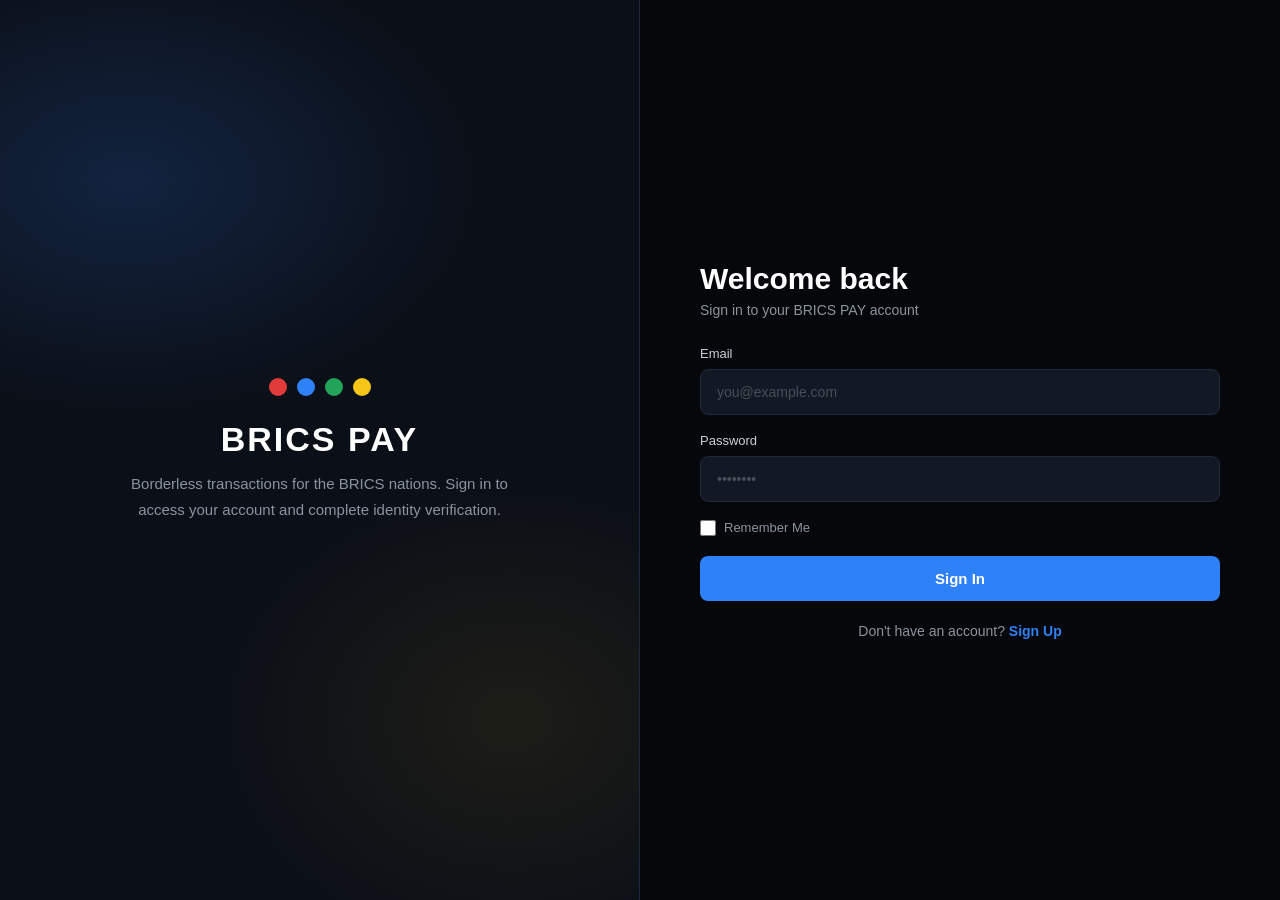
<file: internal/api/static/index.html>
<!DOCTYPE html>
<!--
  ============================================================
  خلاصه فارسی:
  این فایل صفحه ورود (لاگین) کاربران ثبت‌نام‌شده است.
  مسیر قرارگیری در مخزن: internal/api/static/index.html
  (فایل فعلی static/index.html را با این فایل جایگزین کنید.
   مسیرهای /login و /app/login در middleware به همین فایل نگاشت می‌شوند.)
  - ارسال فرم با fetch به POST /api/v1/auth/login
  - ذخیره token و user_id در localStorage
  - ریدایرکت به /settings/id_verification پس از موفقیت
  - لینک ثبت‌نام به /register و چک‌باکس Remember Me
  ============================================================
-->
<html lang="en" dir="ltr">
<head>
<meta charset="UTF-8">
<meta name="viewport" content="width=device-width, initial-scale=1.0">
<title>Sign In | BRICS PAY Borderless Transactions</title>
<style>
  :root {
    --bg-body: #05070a;
    --bg-panel: #0b0f17;
    --bg-input: #121824;
    --border-input: #1e293b;
    --border-focus: #388bfd;
    --text-main: #ffffff;
    --text-muted: #8b949e;
    --btn-blue: #2f81f7;
    --btn-blue-hover: #1f6feb;
    --error: #f85149;
    --success: #3fb950;
    --font-family: -apple-system, BlinkMacSystemFont, "Segoe UI", Roboto, Helvetica, Arial, sans-serif;
  }
  * { box-sizing: border-box; margin: 0; padding: 0; font-family: var(--font-family); }
  body {
    background-color: var(--bg-body);
    color: var(--text-main);
    min-height: 100vh;
  }
  .auth-container {
    display: flex;
    width: 100%;
    min-height: 100vh;
    background-color: var(--bg-body);
  }
  /* ستون برندینگ (سمت چپ در دسکتاپ) */
  .brand-side {
    flex: 1;
    display: flex;
    flex-direction: column;
    justify-content: center;
    align-items: center;
    padding: 40px;
    background:
      radial-gradient(600px 400px at 20% 20%, rgba(47,129,247,.18), transparent 60%),
      radial-gradient(500px 400px at 80% 80%, rgba(245,197,24,.08), transparent 60%),
      var(--bg-panel);
    border-right: 1px solid var(--border-input);
    text-align: center;
  }
  .brand-side h1 { font-size: 34px; font-weight: 800; letter-spacing: 2px; margin: 24px 0 12px; }
  .brand-side p { color: var(--text-muted); font-size: 15px; max-width: 420px; line-height: 1.7; }
  .logo-nodes { display: flex; gap: 10px; }
  .logo-nodes span { width: 18px; height: 18px; border-radius: 50%; display: inline-block; }
  .node-red { background: #e23b3b; }
  .node-blue { background: #2f81f7; }
  .node-green { background: #21a35a; }
  .node-gold { background: #f5c518; }
  /* ستون فرم */
  .form-side {
    flex: 1;
    padding: 40px 60px;
    display: flex;
    flex-direction: column;
    justify-content: center;
    max-width: 640px;
    margin: 0 auto;
    width: 100%;
  }
  .auth-title { font-size: 30px; font-weight: 700; margin-bottom: 6px; }
  .auth-subtitle { color: var(--text-muted); font-size: 14px; margin-bottom: 28px; }
  .form-group { margin-bottom: 18px; }
  .form-group label {
    display: block; font-size: 13px; font-weight: 500; color: #c9d1d9; margin-bottom: 8px;
  }
  .form-control {
    width: 100%;
    background-color: var(--bg-input);
    border: 1px solid var(--border-input);
    border-radius: 8px;
    padding: 14px 16px;
    font-size: 14px;
    color: #ffffff;
    outline: none;
    transition: border-color .2s, box-shadow .2s;
  }
  .form-control:focus { border-color: var(--border-focus); box-shadow: 0 0 0 3px rgba(56,139,253,.15); }
  .form-control::placeholder { color: #484f58; }
  .form-options {
    display: flex; align-items: center; justify-content: space-between;
    font-size: 13px; color: var(--text-muted); margin-bottom: 20px;
  }
  .remember { display: flex; align-items: center; gap: 8px; cursor: pointer; user-select: none; }
  .remember input[type="checkbox"] {
    width: 16px; height: 16px; accent-color: var(--btn-blue); cursor: pointer;
  }
  .btn-primary {
    width: 100%;
    background-color: var(--btn-blue);
    color: #ffffff;
    border: none;
    border-radius: 8px;
    padding: 14px;
    font-size: 15px;
    font-weight: 600;
    cursor: pointer;
    transition: background-color .2s, opacity .2s;
  }
  .btn-primary:hover { background-color: var(--btn-blue-hover); }
  .btn-primary:disabled { opacity: .6; cursor: not-allowed; }
  .signup-link { text-align: center; margin-top: 22px; font-size: 14px; color: var(--text-muted); }
  .signup-link a { color: var(--btn-blue); text-decoration: none; font-weight: 600; }
  .signup-link a:hover { text-decoration: underline; }
  /* توست وضعیت */
  #toast {
    position: fixed;
    top: 24px;
    left: 50%;
    transform: translateX(-50%);
    padding: 12px 22px;
    border-radius: 8px;
    font-size: 14px;
    font-weight: 500;
    display: none;
    z-index: 999;
    box-shadow: 0 8px 24px rgba(0,0,0,.45);
  }
  #toast.error { background: #2d1214; color: var(--error); border: 1px solid var(--error); }
  #toast.success { background: #0f2417; color: var(--success); border: 1px solid var(--success); }
  #toast.info { background: #0d1a2d; color: var(--btn-blue); border: 1px solid var(--btn-blue); }
  @media (max-width: 860px) {
    .brand-side { display: none; }
    .form-side { padding: 40px 24px; max-width: 100%; }
  }
</style>
</head>
<body>
<div id="toast"></div>

<div class="auth-container">
  <aside class="brand-side">
    <div class="logo-nodes">
      <span class="node-red"></span><span class="node-blue"></span>
      <span class="node-green"></span><span class="node-gold"></span>
    </div>
    <h1>BRICS PAY</h1>
    <p>Borderless transactions for the BRICS nations. Sign in to access your account and complete identity verification.</p>
  </aside>

  <main class="form-side">
    <h2 class="auth-title">Welcome back</h2>
    <p class="auth-subtitle">Sign in to your BRICS PAY account</p>

    <form id="loginForm" novalidate>
      <div class="form-group">
        <label for="email">Email</label>
        <input class="form-control" type="email" id="email" name="email"
               placeholder="you@example.com" autocomplete="email" required>
      </div>

      <div class="form-group">
        <label for="password">Password</label>
        <input class="form-control" type="password" id="password" name="password"
               placeholder="••••••••" autocomplete="current-password" required>
      </div>

      <div class="form-options">
        <label class="remember">
          <input type="checkbox" id="rememberMe" name="remember_me">
          <span>Remember Me</span>
        </label>
      </div>

      <button type="submit" class="btn-primary" id="loginBtn">Sign In</button>
    </form>

    <p class="signup-link">
      Don't have an account? <a href="/register">Sign Up</a>
    </p>
  </main>
</div>

<script>
(function () {
  "use strict";

  var form = document.getElementById("loginForm");
  var btn = document.getElementById("loginBtn");
  var toast = document.getElementById("toast");
  var remember = document.getElementById("rememberMe");
  var emailInput = document.getElementById("email");
  var passwordInput = document.getElementById("password");

  function showToast(message, type) {
    toast.textContent = message;
    toast.className = type || "info";
    toast.style.display = "block";
    clearTimeout(showToast._t);
    showToast._t = setTimeout(function () { toast.style.display = "none"; }, 4000);
  }

  // بازیابی ایمیل ذخیره‌شده (Remember Me)
  try {
    var savedEmail = localStorage.getItem("bricspay_remembered_email");
    if (savedEmail) {
      emailInput.value = savedEmail;
      remember.checked = true;
    }
  } catch (e) { /* localStorage unavailable */ }

  form.addEventListener("submit", function (e) {
    e.preventDefault(); // جلوگیری از رفرش صفحه

    var email = (emailInput.value || "").trim().toLowerCase();
    var password = passwordInput.value || "";

    if (!email || email.indexOf("@") === -1) {
      showToast("Please enter a valid email address.", "error");
      return;
    }
    if (!password) {
      showToast("Please enter your password.", "error");
      return;
    }

    btn.disabled = true;
    btn.textContent = "Signing in...";
    showToast("Signing in...", "info");

    fetch("/api/v1/auth/login", {
      method: "POST",
      headers: { "Content-Type": "application/json" },
      credentials: "same-origin",
      body: JSON.stringify({ email: email, password: password })
    })
      .then(function (res) {
        return res.json().then(function (data) {
          return { ok: res.ok, status: res.status, data: data };
        });
      })
      .then(function (result) {
        if (result.ok && result.status === 200 && result.data && result.data.token) {
          // ذخیره توکن و شناسه کاربر
          try {
            localStorage.setItem("bricspay_token", result.data.token);
            if (result.data.user_id) {
              localStorage.setItem("bricspay_user_id", result.data.user_id);
            }
            if (remember.checked) {
              localStorage.setItem("bricspay_remembered_email", email);
            } else {
              localStorage.removeItem("bricspay_remembered_email");
            }
          } catch (err) { /* ignore storage errors */ }

          showToast(result.data.message || "Login successful", "success");
          setTimeout(function () {
            window.location.href = "/settings/id_verification";
          }, 800);
        } else if (result.status === 401) {
          showToast("Invalid email or password.", "error");
          btn.disabled = false;
          btn.textContent = "Sign In";
        } else {
          showToast((result.data && result.data.message) ||
            (result.data && result.data.error) || "Login failed.", "error");
          btn.disabled = false;
          btn.textContent = "Sign In";
        }
      })
      .catch(function () {
        showToast("Network error. Please try again.", "error");
        btn.disabled = false;
        btn.textContent = "Sign In";
      });
  });
})();
</script>
</body>
</html>
</file>
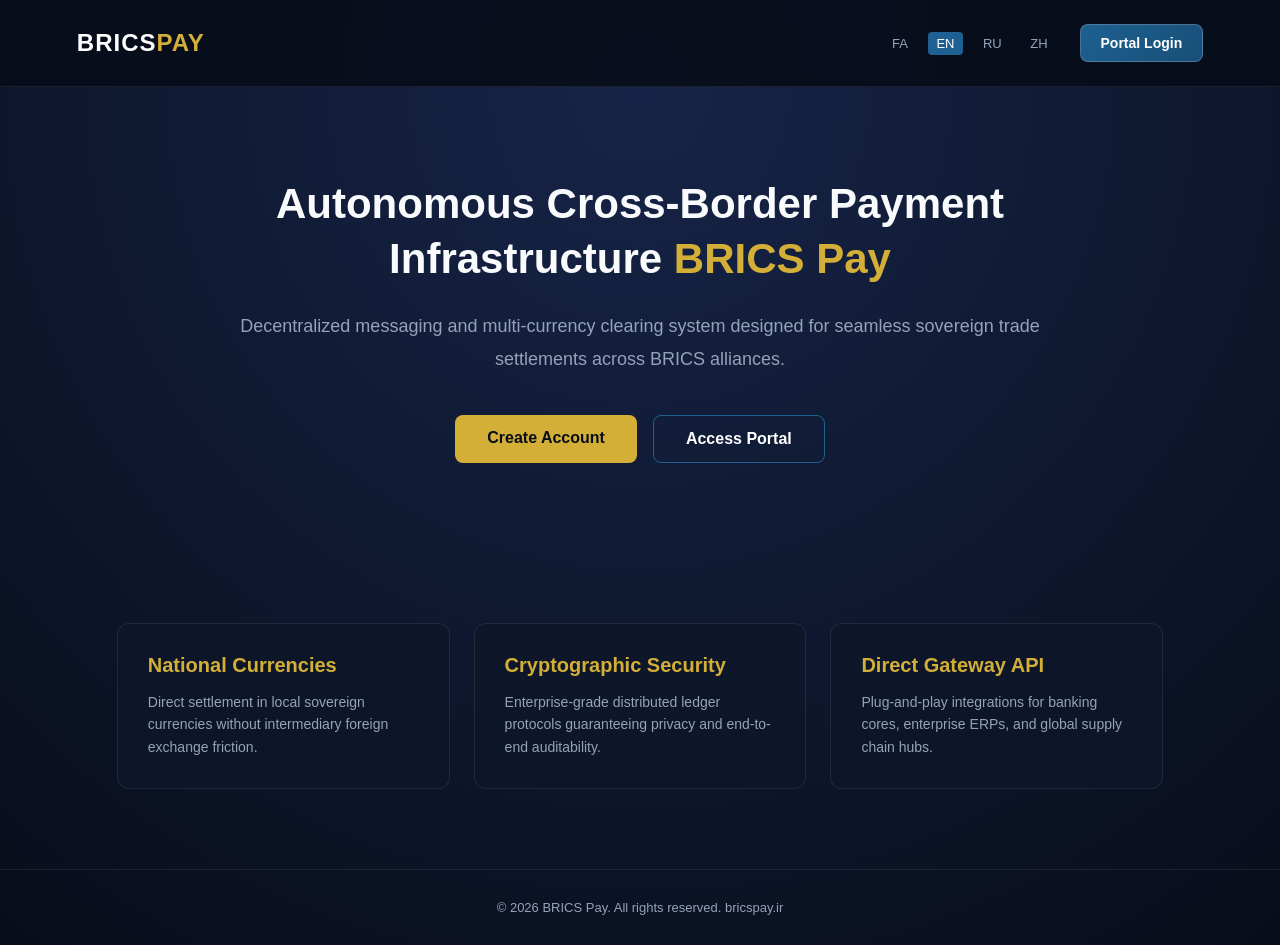
<file: internal/api/web/en/index.html>
<!DOCTYPE html>
<html lang="en" dir="ltr">
<head>
    <meta charset="UTF-8">
    <meta name="viewport" content="width=device-width, initial-scale=1.0">
    <title>BRICS Pay | Decentralized Cross-Border Settlement</title>
    <style>
        :root {
            --bg-space: #080D1A;
            --panel-bg: rgba(15, 23, 42, 0.85);
            --gold: #D4AF37;
            --blue: #1E6091;
            --text-main: #F8FAFC;
            --text-muted: #94A3B8;
        }
        * { box-sizing: border-box; margin: 0; padding: 0; }
        body {
            font-family: -apple-system, BlinkMacSystemFont, 'Segoe UI', Roboto, sans-serif;
            background: radial-gradient(circle at 50% 10%, #162447 0%, var(--bg-space) 100%);
            color: var(--text-main);
            min-height: 100vh;
        }
        header {
            display: flex;
            justify-content: space-between;
            align-items: center;
            padding: 24px 6%;
            border-bottom: 1px solid rgba(255, 255, 255, 0.08);
            background: rgba(8, 13, 26, 0.9);
            position: sticky;
            top: 0;
            z-index: 100;
        }
        .brand { font-size: 24px; font-weight: 900; letter-spacing: 1px; color: #FFF; text-decoration: none; }
        .brand span { color: var(--gold); }
        .nav-actions { display: flex; align-items: center; gap: 20px; }
        .lang-switch a {
            color: var(--text-muted);
            text-decoration: none;
            margin: 0 4px;
            font-size: 13px;
            padding: 4px 8px;
            border-radius: 4px;
        }
        .lang-switch a.active { color: #FFF; background: var(--blue); }
        .btn-app {
            background: linear-gradient(135deg, #1E6091 0%, #184E77 100%);
            border: 1px solid rgba(255,255,255,0.2);
            color: #FFF;
            padding: 10px 20px;
            border-radius: 8px;
            text-decoration: none;
            font-size: 14px;
            font-weight: bold;
        }
        .hero {
            padding: 90px 6% 60px;
            text-align: center;
            max-width: 960px;
            margin: auto;
        }
        .hero h1 { font-size: 42px; margin-bottom: 24px; line-height: 1.3; }
        .hero h1 span { color: var(--gold); }
        .hero p { font-size: 18px; color: var(--text-muted); margin-bottom: 40px; line-height: 1.8; }
        .cta-group { display: flex; justify-content: center; gap: 16px; margin-bottom: 60px; }
        .btn-gold {
            background: var(--gold);
            color: #080D1A;
            padding: 14px 32px;
            border-radius: 8px;
            font-weight: bold;
            text-decoration: none;
        }
        .btn-outline {
            border: 1px solid var(--blue);
            color: #FFF;
            padding: 14px 32px;
            border-radius: 8px;
            font-weight: bold;
            text-decoration: none;
        }
        .grid {
            display: grid;
            grid-template-columns: repeat(auto-fit, minmax(280px, 1fr));
            gap: 24px;
            padding: 40px 6% 80px;
            max-width: 1200px;
            margin: auto;
        }
        .card {
            background: var(--panel-bg);
            border: 1px solid rgba(255, 255, 255, 0.08);
            border-radius: 12px;
            padding: 30px;
        }
        .card h3 { color: var(--gold); margin-bottom: 14px; font-size: 20px; }
        .card p { color: var(--text-muted); line-height: 1.6; font-size: 14px; }
        footer {
            border-top: 1px solid rgba(255, 255, 255, 0.08);
            padding: 30px;
            text-align: center;
            font-size: 13px;
            color: var(--text-muted);
        }
    </style>
</head>
<body>
    <header>
        <a href="/en/" class="brand">BRICS<span>PAY</span></a>
        <div class="nav-actions">
            <div class="lang-switch">
                <a href="/fa/">FA</a>
                <a href="/en/" class="active">EN</a>
                <a href="/ru/">RU</a>
                <a href="/zh/">ZH</a>
            </div>
            <a href="/app/login" class="btn-app">Portal Login</a>
        </div>
    </header>

    <main>
        <section class="hero">
            <h1>Autonomous Cross-Border Payment Infrastructure <span>BRICS Pay</span></h1>
            <p>Decentralized messaging and multi-currency clearing system designed for seamless sovereign trade settlements across BRICS alliances.</p>
            <div class="cta-group">
                <a href="/app/register" class="btn-gold">Create Account</a>
                <a href="/app/login" class="btn-outline">Access Portal</a>
            </div>
        </section>

        <section class="grid">
            <div class="card">
                <h3>National Currencies</h3>
                <p>Direct settlement in local sovereign currencies without intermediary foreign exchange friction.</p>
            </div>
            <div class="card">
                <h3>Cryptographic Security</h3>
                <p>Enterprise-grade distributed ledger protocols guaranteeing privacy and end-to-end auditability.</p>
            </div>
            <div class="card">
                <h3>Direct Gateway API</h3>
                <p>Plug-and-play integrations for banking cores, enterprise ERPs, and global supply chain hubs.</p>
            </div>
        </section>
    </main>

    <footer>
        <p>&copy; 2026 BRICS Pay. All rights reserved. bricspay.ir</p>
    </footer>
</body>
</html>
</file>
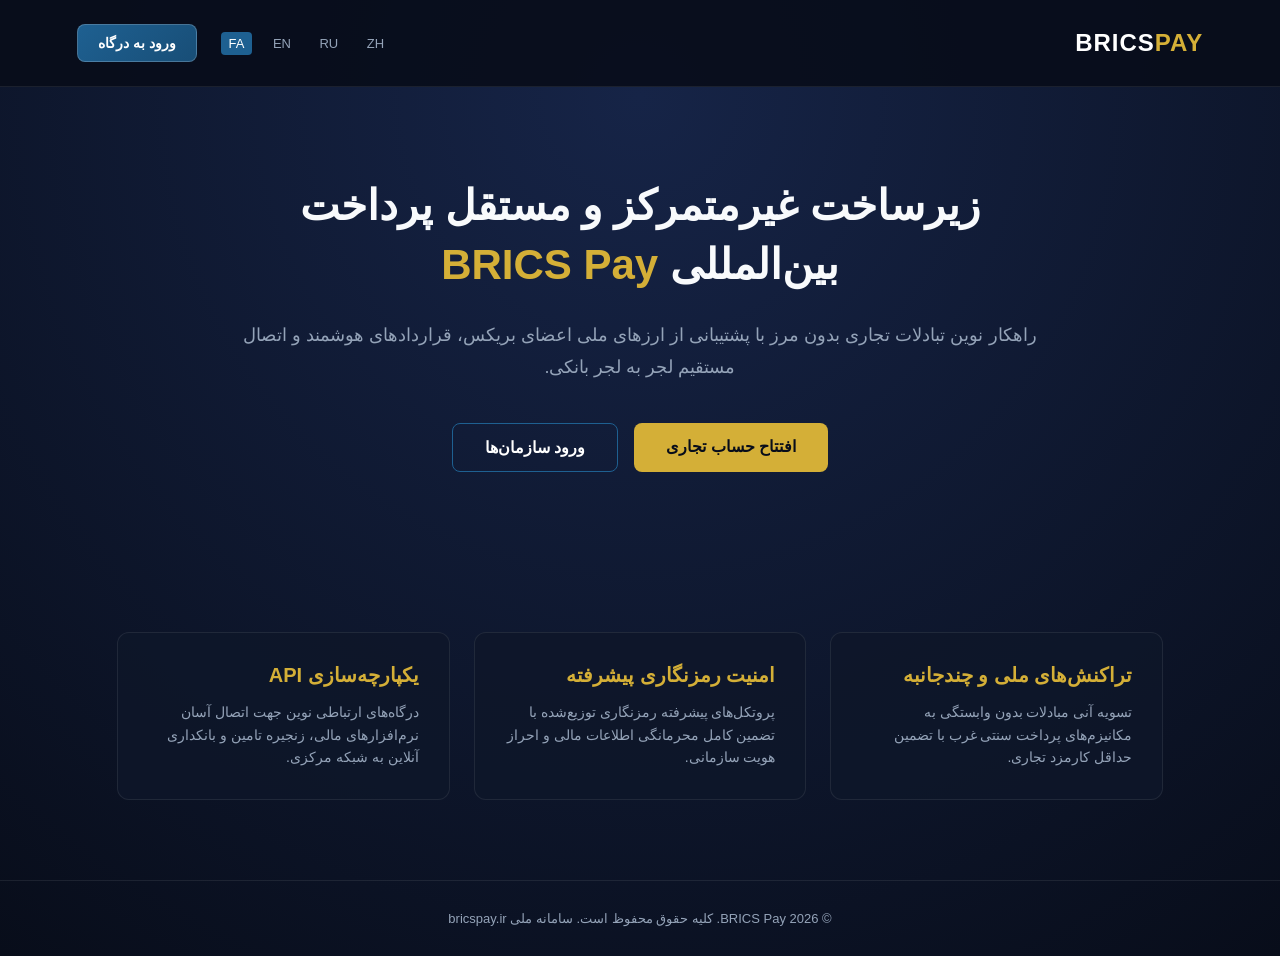
<file: internal/api/web/fa/index.html>
<!DOCTYPE html>
<html lang="fa" dir="rtl">
<head>
    <meta charset="UTF-8">
    <meta name="viewport" content="width=device-width, initial-scale=1.0">
    <title>BRICS Pay | شبکه یکپارچه تسویه و پرداخت چندملیتی</title>
    <style>
        :root {
            --bg-space: #080D1A;
            --panel-bg: rgba(15, 23, 42, 0.85);
            --gold: #D4AF37;
            --blue: #1E6091;
            --text-main: #F8FAFC;
            --text-muted: #94A3B8;
        }
        * { box-sizing: border-box; margin: 0; padding: 0; }
        body {
            font-family: Tahoma, 'Segoe UI', sans-serif;
            background: radial-gradient(circle at 50% 10%, #162447 0%, var(--bg-space) 100%);
            color: var(--text-main);
            min-height: 100vh;
        }
        header {
            display: flex;
            justify-content: space-between;
            align-items: center;
            padding: 24px 6%;
            border-bottom: 1px solid rgba(255, 255, 255, 0.08);
            background: rgba(8, 13, 26, 0.9);
            position: sticky;
            top: 0;
            z-index: 100;
        }
        .brand { font-size: 24px; font-weight: 900; letter-spacing: 1px; color: #FFF; text-decoration: none; }
        .brand span { color: var(--gold); }
        .nav-actions { display: flex; align-items: center; gap: 20px; }
        .lang-switch a {
            color: var(--text-muted);
            text-decoration: none;
            margin: 0 4px;
            font-size: 13px;
            padding: 4px 8px;
            border-radius: 4px;
        }
        .lang-switch a.active { color: #FFF; background: var(--blue); }
        .btn-app {
            background: linear-gradient(135deg, #1E6091 0%, #184E77 100%);
            border: 1px solid rgba(255,255,255,0.2);
            color: #FFF;
            padding: 10px 20px;
            border-radius: 8px;
            text-decoration: none;
            font-size: 14px;
            font-weight: bold;
        }
        .hero {
            padding: 90px 6% 60px;
            text-align: center;
            max-width: 960px;
            margin: auto;
        }
        .hero h1 { font-size: 42px; margin-bottom: 24px; line-height: 1.4; }
        .hero h1 span { color: var(--gold); }
        .hero p { font-size: 18px; color: var(--text-muted); margin-bottom: 40px; line-height: 1.8; }
        .cta-group { display: flex; justify-content: center; gap: 16px; margin-bottom: 60px; }
        .btn-gold {
            background: var(--gold);
            color: #080D1A;
            padding: 14px 32px;
            border-radius: 8px;
            font-weight: bold;
            text-decoration: none;
        }
        .btn-outline {
            border: 1px solid var(--blue);
            color: #FFF;
            padding: 14px 32px;
            border-radius: 8px;
            font-weight: bold;
            text-decoration: none;
        }
        .grid {
            display: grid;
            grid-template-columns: repeat(auto-fit, minmax(280px, 1fr));
            gap: 24px;
            padding: 40px 6% 80px;
            max-width: 1200px;
            margin: auto;
        }
        .card {
            background: var(--panel-bg);
            border: 1px solid rgba(255, 255, 255, 0.08);
            border-radius: 12px;
            padding: 30px;
        }
        .card h3 { color: var(--gold); margin-bottom: 14px; font-size: 20px; }
        .card p { color: var(--text-muted); line-height: 1.6; font-size: 14px; }
        footer {
            border-top: 1px solid rgba(255, 255, 255, 0.08);
            padding: 30px;
            text-align: center;
            font-size: 13px;
            color: var(--text-muted);
        }
    </style>
</head>
<body>
    <header>
        <a href="/fa/" class="brand">BRICS<span>PAY</span></a>
        <div class="nav-actions">
            <div class="lang-switch">
                <a href="/fa/" class="active">FA</a>
                <a href="/en/">EN</a>
                <a href="/ru/">RU</a>
                <a href="/zh/">ZH</a>
            </div>
            <a href="/app/login" class="btn-app">ورود به درگاه</a>
        </div>
    </header>

    <main>
        <section class="hero">
            <h1>زیرساخت غیرمتمرکز و مستقل پرداخت بین‌المللی <span>BRICS Pay</span></h1>
            <p>راهکار نوین تبادلات تجاری بدون مرز با پشتیبانی از ارزهای ملی اعضای بریکس، قراردادهای هوشمند و اتصال مستقیم لجر به لجر بانکی.</p>
            <div class="cta-group">
                <a href="/app/register" class="btn-gold">افتتاح حساب تجاری</a>
                <a href="/app/login" class="btn-outline">ورود سازمان‌ها</a>
            </div>
        </section>

        <section class="grid">
            <div class="card">
                <h3>تراکنش‌های ملی و چندجانبه</h3>
                <p>تسویه آنی مبادلات بدون وابستگی به مکانیزم‌های پرداخت سنتی غرب با تضمین حداقل کارمزد تجاری.</p>
            </div>
            <div class="card">
                <h3>امنیت رمزنگاری پیشرفته</h3>
                <p>پروتکل‌های پیشرفته رمزنگاری توزیع‌شده با تضمین کامل محرمانگی اطلاعات مالی و احراز هویت سازمانی.</p>
            </div>
            <div class="card">
                <h3>یکپارچه‌سازی API</h3>
                <p>درگاه‌های ارتباطی نوین جهت اتصال آسان نرم‌افزارهای مالی، زنجیره تامین و بانکداری آنلاین به شبکه مرکزی.</p>
            </div>
        </section>
    </main>

    <footer>
        <p>&copy; 2026 BRICS Pay. کلیه حقوق محفوظ است. سامانه ملی bricspay.ir</p>
    </footer>
</body>
</html>
</file>
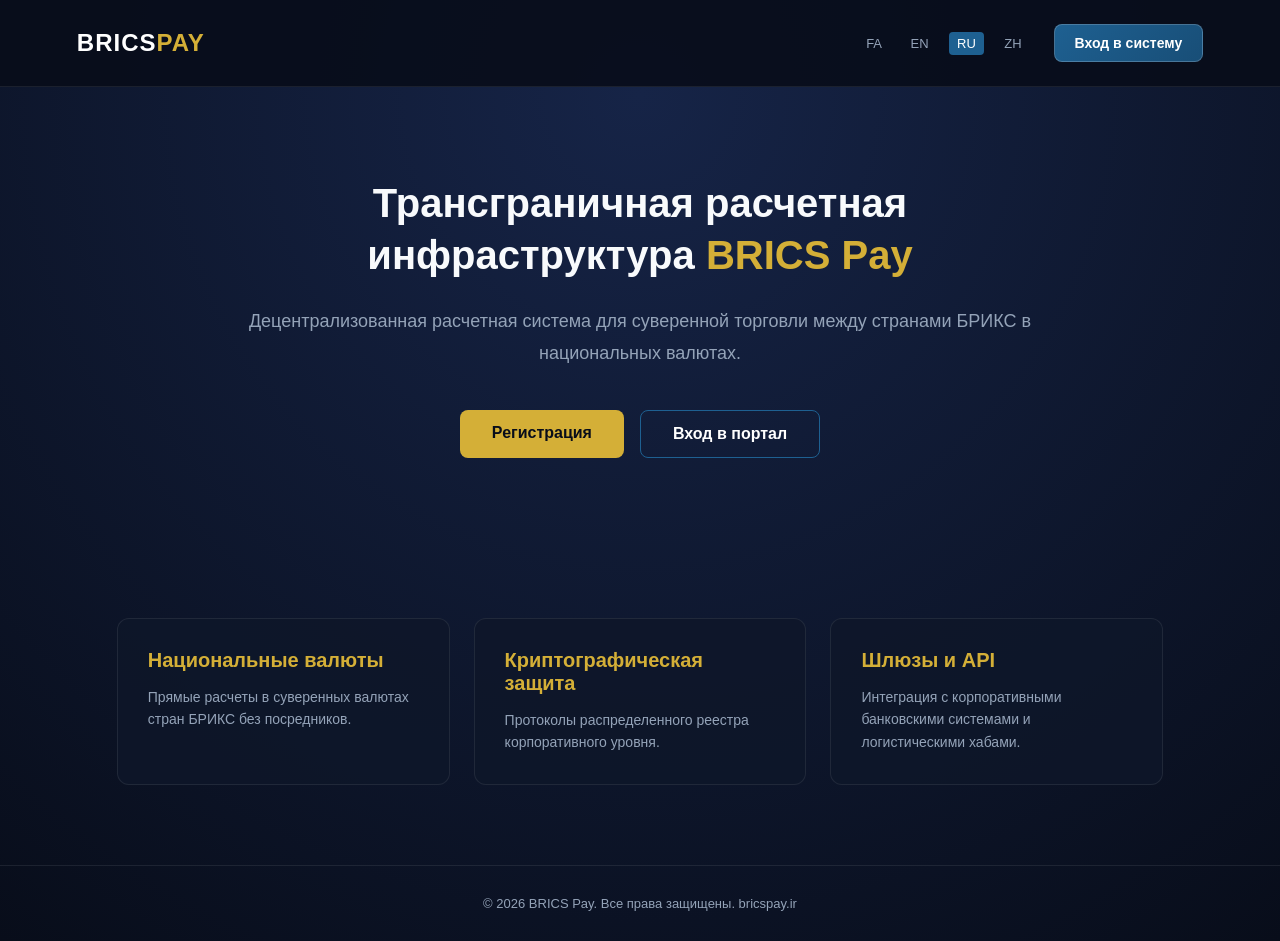
<file: internal/api/web/ru/index.html>
<!DOCTYPE html>
<html lang="ru" dir="ltr">
<head>
    <meta charset="UTF-8">
    <meta name="viewport" content="width=device-width, initial-scale=1.0">
    <title>BRICS Pay | Трансграничная платежная система</title>
    <style>
        :root {
            --bg-space: #080D1A;
            --panel-bg: rgba(15, 23, 42, 0.85);
            --gold: #D4AF37;
            --blue: #1E6091;
            --text-main: #F8FAFC;
            --text-muted: #94A3B8;
        }
        * { box-sizing: border-box; margin: 0; padding: 0; }
        body {
            font-family: -apple-system, BlinkMacSystemFont, 'Segoe UI', Roboto, sans-serif;
            background: radial-gradient(circle at 50% 10%, #162447 0%, var(--bg-space) 100%);
            color: var(--text-main);
            min-height: 100vh;
        }
        header {
            display: flex;
            justify-content: space-between;
            align-items: center;
            padding: 24px 6%;
            border-bottom: 1px solid rgba(255, 255, 255, 0.08);
            background: rgba(8, 13, 26, 0.9);
            position: sticky;
            top: 0;
            z-index: 100;
        }
        .brand { font-size: 24px; font-weight: 900; letter-spacing: 1px; color: #FFF; text-decoration: none; }
        .brand span { color: var(--gold); }
        .nav-actions { display: flex; align-items: center; gap: 20px; }
        .lang-switch a {
            color: var(--text-muted);
            text-decoration: none;
            margin: 0 4px;
            font-size: 13px;
            padding: 4px 8px;
            border-radius: 4px;
        }
        .lang-switch a.active { color: #FFF; background: var(--blue); }
        .btn-app {
            background: linear-gradient(135deg, #1E6091 0%, #184E77 100%);
            border: 1px solid rgba(255,255,255,0.2);
            color: #FFF;
            padding: 10px 20px;
            border-radius: 8px;
            text-decoration: none;
            font-size: 14px;
            font-weight: bold;
        }
        .hero {
            padding: 90px 6% 60px;
            text-align: center;
            max-width: 960px;
            margin: auto;
        }
        .hero h1 { font-size: 40px; margin-bottom: 24px; line-height: 1.3; }
        .hero h1 span { color: var(--gold); }
        .hero p { font-size: 18px; color: var(--text-muted); margin-bottom: 40px; line-height: 1.8; }
        .cta-group { display: flex; justify-content: center; gap: 16px; margin-bottom: 60px; }
        .btn-gold {
            background: var(--gold);
            color: #080D1A;
            padding: 14px 32px;
            border-radius: 8px;
            font-weight: bold;
            text-decoration: none;
        }
        .btn-outline {
            border: 1px solid var(--blue);
            color: #FFF;
            padding: 14px 32px;
            border-radius: 8px;
            font-weight: bold;
            text-decoration: none;
        }
        .grid {
            display: grid;
            grid-template-columns: repeat(auto-fit, minmax(280px, 1fr));
            gap: 24px;
            padding: 40px 6% 80px;
            max-width: 1200px;
            margin: auto;
        }
        .card {
            background: var(--panel-bg);
            border: 1px solid rgba(255, 255, 255, 0.08);
            border-radius: 12px;
            padding: 30px;
        }
        .card h3 { color: var(--gold); margin-bottom: 14px; font-size: 20px; }
        .card p { color: var(--text-muted); line-height: 1.6; font-size: 14px; }
        footer {
            border-top: 1px solid rgba(255, 255, 255, 0.08);
            padding: 30px;
            text-align: center;
            font-size: 13px;
            color: var(--text-muted);
        }
    </style>
</head>
<body>
    <header>
        <a href="/ru/" class="brand">BRICS<span>PAY</span></a>
        <div class="nav-actions">
            <div class="lang-switch">
                <a href="/fa/">FA</a>
                <a href="/en/">EN</a>
                <a href="/ru/" class="active">RU</a>
                <a href="/zh/">ZH</a>
            </div>
            <a href="/app/login" class="btn-app">Вход в систему</a>
        </div>
    </header>

    <main>
        <section class="hero">
            <h1>Трансграничная расчетная инфраструктура <span>BRICS Pay</span></h1>
            <p>Децентрализованная расчетная система для суверенной торговли между странами БРИКС в национальных валютах.</p>
            <div class="cta-group">
                <a href="/app/register" class="btn-gold">Регистрация</a>
                <a href="/app/login" class="btn-outline">Вход в портал</a>
            </div>
        </section>

        <section class="grid">
            <div class="card">
                <h3>Национальные валюты</h3>
                <p>Прямые расчеты в суверенных валютах стран БРИКС без посредников.</p>
            </div>
            <div class="card">
                <h3>Криптографическая защита</h3>
                <p>Протоколы распределенного реестра корпоративного уровня.</p>
            </div>
            <div class="card">
                <h3>Шлюзы и API</h3>
                <p>Интеграция с корпоративными банковскими системами и логистическими хабами.</p>
            </div>
        </section>
    </main>

    <footer>
        <p>&copy; 2026 BRICS Pay. Все права защищены. bricspay.ir</p>
    </footer>
</body>
</html>
</file>
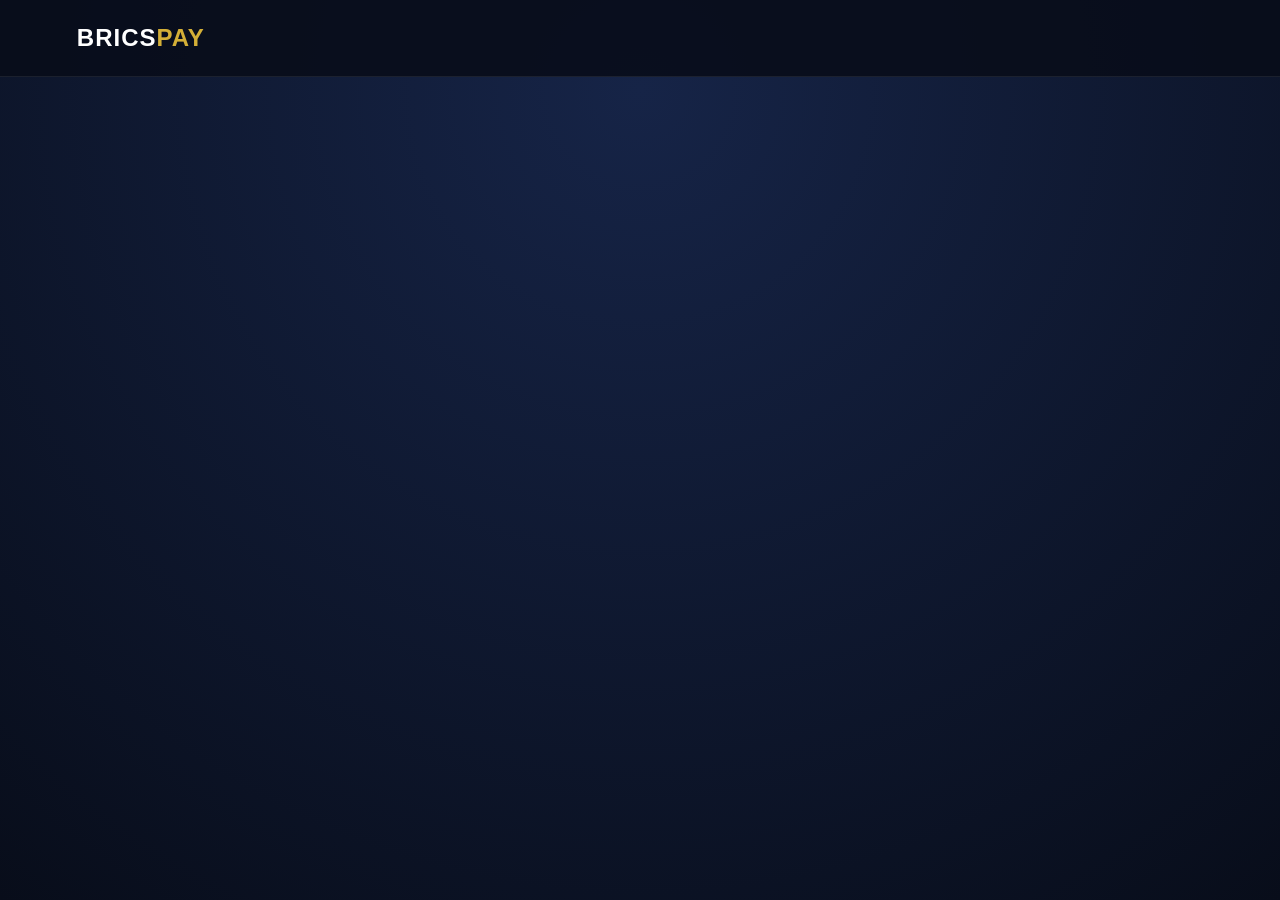
<file: internal/api/web/zh/index.html>
<!DOCTYPE html>
<html lang="zh-CN" dir="ltr">
<head>
    <meta charset="UTF-8">
    <meta name="viewport" content="width=device-width, initial-scale=1.0">
    <title>BRICS Pay | 金砖国家跨境支付清算系统</title>
    <style>
        :root {
            --bg-space: #080D1A;
            --panel-bg: rgba(15, 23, 42, 0.85);
            --gold: #D4AF37;
            --blue: #1E6091;
            --text-main: #F8FAFC;
            --text-muted: #94A3B8;
        }
        * { box-sizing: border-box; margin: 0; padding: 0; }
        body {
            font-family: -apple-system, BlinkMacSystemFont, "PingFang SC", "Microsoft YaHei", sans-serif;
            background: radial-gradient(circle at 50% 10%, #162447 0%, var(--bg-space) 100%);
            color: var(--text-main);
            min-height: 100vh;
        }
        header {
            display: flex;
            justify-content: space-between;
            align-items: center;
            padding: 24px 6%;
            border-bottom: 1px solid rgba(255, 255, 255, 0.08);
            background: rgba(8, 13, 26, 0.9);
            position: sticky;
            top: 0;
            z-index: 100;
        }
        .brand { font-size: 24px; font-weight: 900; letter-spacing: 1px; color: #FFF; text-decoration: none; }
        .brand span { color: var(--gold); }
        .nav-actions { display: flex; align-items: center; gap: 20px; }
        .lang-switch a {
            color: var(--text-muted);
            text-decoration: none;
            margin: 0 4px;
            font-size: 13px;
            padding: 4px 8px;
            border-radius: 4px;
        }
        .lang-switch a.active { color: #FFF; background: var(--blue); }
        .btn-app {
            background: linear-gradient(135deg, #1E6091 0%, #184E77 100%);
            border: 1px solid rgba(255,255,255,0.2);
            color: #FFF;
            padding: 10px 20px;
            border-radius: 8px;
            text-decoration: none;
            font-size: 14px;
            font-weight: bold;
        }
        .hero {
            padding: 90px 6% 60px;
            text-align: center;
            max-width: 960px;
            margin: auto;
        }
        .hero h1 { font-size: 42px; margin-bottom: 24px; line-height: 1.4; }
        .hero h1 span { color: var(--gold); }
        .hero p { font-size: 18px; color: var(--text-muted); margin-bottom: 40px; line-height: 1.8; }
        .cta-group { display: flex; justify-content: center; gap: 16px; margin-bottom: 60px; }
        .btn-gold {
            background: var(--gold);
            color: #080D1A;
            padding: 14px 32px;
            border-radius: 8px;
            font-weight: bold;
            text-decoration: none;
        }
        .btn-outline {
            border: 1px solid var(--blue);
            color: #FFF;
            padding: 14px 32px;
            border-radius: 8px;
            font-weight: bold;
            text-decoration: none;
        }
        .grid {
            display: grid;
            grid-template-columns: repeat(auto-fit, minmax(280px, 1fr));
            gap: 24px;
            padding: 40px 6% 80px;
            max-width: 1200px;
            margin: auto;
        }
        .card {
            background: var(--panel-bg);
            border: 1px solid rgba(255, 255, 255, 0.08);
            border-radius: 12px;
            padding: 30px;
        }
        .card h3 { color: var(--gold); margin-bottom: 14px; font-size: 20px; }
        .card p { color: var(--text-muted); line-height: 1.6; font-size: 14px; }
        footer {
            border-top: 1px solid rgba(255, 255, 255, 0.08);
            padding: 30px;
            text-align: center;
            font-size: 13px;
            color: var(--text-muted);
        }
    </style>
</head>
<body>
    <header>
        <a href="/zh/" class="brand">BRICS<span>PAY</span></a>
        <div class="nav-actions
</file>
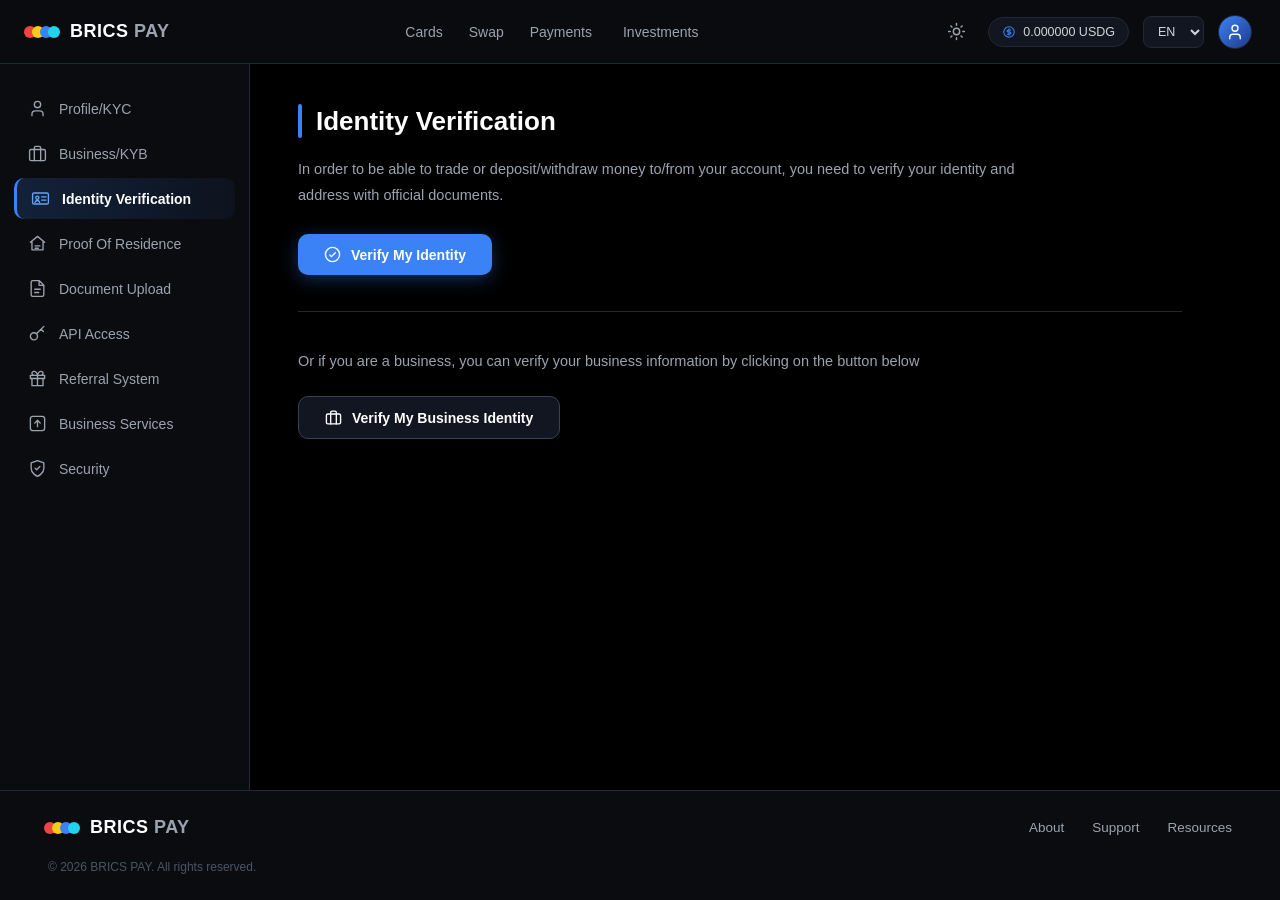
<file: internal/api/static/id_verification.html>
<!DOCTYPE html>
<html lang="en" dir="ltr">
<head>
<meta charset="UTF-8">
<meta name="viewport" content="width=device-width, initial-scale=1.0">
<title>Identity Verification | BRICS PAY</title>
<style>
:root{--bg:#000;--panel:#121620;--panel-2:#1a1f2b;--border:#232836;--text:#fff;--muted:#9ca3af;--accent:#3b82f6;--accent-hover:#2563eb;--radius:10px;--ico-size:19px}
*{margin:0;padding:0;box-sizing:border-box}html{scroll-behavior:smooth}body{background:var(--bg);color:var(--text);font-family:Inter,-apple-system,BlinkMacSystemFont,"Segoe UI",Roboto,Arial,sans-serif;min-height:100vh;display:flex;flex-direction:column}a{color:inherit;text-decoration:none}button,input,select{font:inherit}button{color:inherit}
body.light-mode{--bg:#f3f5f9;--panel:#fff;--panel-2:#e9edf5;--border:#d6dbe6;--text:#172033;--muted:#596579;--accent:#2563eb;--accent-hover:#1d4ed8}
body.light-mode header,body.light-mode aside,body.light-mode footer{background:#edf0f6}body.light-mode .logo-text b{color:#172033}body.light-mode .icon-btn:hover{color:#172033}body.light-mode .btn-outline{color:#172033}body.light-mode .balance,body.light-mode .lang-select{color:#374151}
:focus-visible{outline:3px solid #93c5fd;outline-offset:3px}
header{display:flex;align-items:center;justify-content:space-between;gap:16px;padding:14px 28px;background:rgba(10,12,16,.92);backdrop-filter:blur(12px);-webkit-backdrop-filter:blur(12px);border-bottom:1px solid var(--border);position:sticky;top:0;z-index:100;flex-wrap:wrap}.logo{display:flex;align-items:center;gap:10px;font-weight:800;letter-spacing:.5px}.logo-mark{display:flex}.logo-mark span{width:12px;height:12px;border-radius:50%;display:inline-block;margin-left:-4px}.logo-mark span:nth-child(1){background:#ef4444}.logo-mark span:nth-child(2){background:#facc15}.logo-mark span:nth-child(3){background:#3b82f6}.logo-mark span:nth-child(4){background:#22d3ee}.logo-text{font-size:18px}.logo-text b{color:#fff}.logo-text i{color:#9ca3af;font-style:normal;font-weight:600}
nav.main-nav{display:flex;gap:22px}.nav-item{position:relative}.nav-link{background:none;border:none;color:var(--muted);font-size:14px;cursor:pointer;padding:6px 2px;display:flex;align-items:center;gap:5px;transition:color .2s}.nav-link:hover,.nav-link:focus{color:var(--text)}.caret{display:inline-flex;opacity:.7;transition:transform .2s}.nav-item:hover .caret{transform:rotate(180deg)}.dropdown{display:none;position:absolute;top:110%;left:0;min-width:180px;background:var(--panel);border:1px solid var(--border);border-radius:var(--radius);padding:6px;box-shadow:0 10px 25px rgba(0,0,0,.5)}.dropdown a{display:block;padding:8px 10px;font-size:13px;color:var(--muted);border-radius:6px}.dropdown a:hover{background:var(--panel-2);color:var(--text)}.nav-item:hover .dropdown,.nav-item:focus-within .dropdown{display:block}
.header-right{display:flex;align-items:center;gap:14px}.icon-btn{background:none;border:1px solid transparent;color:var(--muted);cursor:pointer;padding:7px;border-radius:8px;display:inline-flex;align-items:center;justify-content:center;transition:color .2s,background .2s,border-color .2s}.icon-btn:hover{color:var(--text);background:var(--panel-2);border-color:var(--border)}.icon-btn svg{width:19px;height:19px}.balance{background:var(--panel);border:1px solid var(--border);color:#d1d5db;padding:7px 13px;border-radius:999px;font-size:12.5px;white-space:nowrap;display:inline-flex;align-items:center;gap:7px}.balance svg{width:14px;height:14px;color:var(--accent)}.lang-select{background:var(--panel);border:1px solid var(--border);color:#d1d5db;padding:7px 10px;border-radius:8px;font-size:12.5px;cursor:pointer}.avatar{width:34px;height:34px;border-radius:50%;background:linear-gradient(135deg,var(--accent),#1e3a8a);display:flex;align-items:center;justify-content:center;border:1px solid var(--border);color:#fff}.avatar svg{width:18px;height:18px}
.layout{display:flex;flex:1}aside{width:250px;min-width:250px;background:#0a0c10;border-right:1px solid var(--border);padding:24px 14px}.sidebar{display:flex;flex-direction:column}.nav-btn{width:100%;display:flex;align-items:center;gap:12px;padding:11px 14px;border:0;border-radius:var(--radius);background:transparent;color:var(--muted);font-size:14px;text-align:left;margin-bottom:4px;cursor:pointer;transition:background .2s,color .2s}.nav-btn:hover,.nav-btn.active{background:linear-gradient(90deg,rgba(59,130,246,.18),rgba(59,130,246,.06));color:var(--text)}.nav-btn.active{font-weight:600;border-left:3px solid var(--accent)}.sidebar .ico{width:var(--ico-size);height:var(--ico-size);flex:0 0 var(--ico-size);display:inline-flex;align-items:center;justify-content:center}.sidebar .ico svg{width:100%;height:100%;stroke:currentColor}.nav-btn.active .ico svg{stroke:#60a5fa}
main{flex:1;padding:40px 48px;max-width:980px}.tab-pane{display:block}.tab-pane[hidden]{display:none!important}.title-row{display:flex;align-items:center;gap:14px;margin-bottom:18px}.title-bar{width:4px;height:34px;background:var(--accent);border-radius:2px;flex:0 0 4px}h1{font-size:26px;font-weight:700}.desc,.biz-text{color:var(--muted);font-size:14.5px;line-height:1.8;max-width:720px;margin-bottom:26px}.btn{display:inline-flex;align-items:center;gap:10px;border:0;cursor:pointer;font-size:14px;font-weight:600;padding:12px 26px;border-radius:var(--radius);transition:background .2s,transform .1s,box-shadow .2s}.btn:active{transform:scale(.98)}.btn-primary{background:var(--accent);color:#fff;box-shadow:0 4px 18px rgba(59,130,246,.35)}.btn-primary:hover{background:var(--accent-hover)}.btn-primary svg,.btn-outline svg{width:17px;height:17px}.divider{border:0;border-top:1px solid var(--border);margin:36px 0}.biz-text{margin-bottom:22px}.btn-outline{background:var(--panel);color:var(--text);border:1px solid #3a4152}.btn-outline:hover{background:var(--panel-2);border-color:#4b5566}.form-row{margin:0 0 18px;max-width:560px}.form-row label{display:block;font-size:14px;font-weight:600;margin-bottom:8px}.form-control{width:100%;max-width:560px;padding:11px 12px;border-radius:8px;border:1px solid var(--border);background:var(--panel);color:var(--text)}.help-text{font-size:13px;color:var(--muted);line-height:1.7;margin:8px 0 20px}.status{margin-top:16px;max-width:640px;font-size:14px;line-height:1.6}.status:empty{display:none}.status[data-state="success"]{color:#4ade80}.status[data-state="error"]{color:#f87171}
footer{background:#0a0c10;border-top:1px solid var(--border);padding:26px 48px;display:flex;align-items:center;justify-content:space-between;flex-wrap:wrap;gap:16px}.footer-links{display:flex;gap:28px}.footer-links a{color:var(--muted);font-size:13.5px;transition:color .2s}.footer-links a:hover{color:var(--text)}.copyright{color:#4b5566;font-size:12px;width:100%;margin-top:6px}
@media(max-width:900px){aside{width:200px;min-width:200px}main{padding:28px 22px}}@media(max-width:680px){nav.main-nav{order:3;width:100%;justify-content:center;flex-wrap:wrap;gap:14px}header{padding:12px 16px}.layout{flex-direction:column}aside{width:100%;min-width:0;border-right:none;border-bottom:1px solid var(--border)}.sidebar{display:flex;flex-direction:row;flex-wrap:wrap;gap:6px}.nav-btn{width:auto;margin-bottom:0}.nav-btn.active{border-left:none;border-bottom:3px solid var(--accent)}main{padding:24px 16px}footer{padding:20px 16px}.header-right{gap:8px}.balance{display:none}}
</style>
</head>
<body>
<svg width="0" height="0" style="position:absolute" aria-hidden="true" focusable="false"><defs>
<g id="i-user"><path d="M19 21v-2a4 4 0 0 0-4-4H9a4 4 0 0 0-4 4v2"/><circle cx="12" cy="7" r="4"/></g>
<g id="i-briefcase"><rect x="2" y="7" width="20" height="14" rx="2"/><path d="M16 21V5a2 2 0 0 0-2-2h-4a2 2 0 0 0-2 2v16"/></g>
<g id="i-id-card"><rect x="2" y="5" width="20" height="14" rx="2"/><circle cx="8" cy="11" r="2"/><path d="M5 17c.6-1.6 1.8-2.5 3-2.5s2.4.9 3 2.5M13.5 10h5.5M13.5 14h5.5"/></g>
<g id="i-home-doc"><path d="M3 10.5 12 3l9 7.5M5 9v11h14V9M9 15h6M9 18h4"/></g>
<g id="i-file-text"><path d="M14 2H6a2 2 0 0 0-2 2v16a2 2 0 0 0 2 2h12a2 2 0 0 0 2-2V8zM14 2v6h6M8.5 13h7M8.5 17h5"/></g>
<g id="i-upload"><rect x="3" y="3" width="18" height="18" rx="3"/><path d="M12 16V8m-3.5 3.5L12 8l3.5 3.5"/></g>
<g id="i-key"><circle cx="7.5" cy="15.5" r="4.5"/><path d="m11 12 9-9m-3.5 3.5 3 3"/></g>
<g id="i-gift"><rect x="3" y="8" width="18" height="4"/><path d="M12 8v13m7-9v9H5v-9M7.5 8a2.5 2.5 0 0 1 0-5C11 3 12 8 12 8s1-5 4.5-5a2.5 2.5 0 0 1 0 5"/></g>
<g id="i-shield"><path d="M12 22s8-3.5 8-10V5l-8-3-8 3v7c0 6.5 8 10 8 10zM9 11.5l2 2 4-4"/></g>
<g id="i-sun"><circle cx="12" cy="12" r="4"/><path d="M12 2v2m0 16v2M4.9 4.9l1.4 1.4m11.4 11.4 1.4 1.4M2 12h2m16 0h2M4.9 19.1l1.4-1.4m11.4-11.4 1.4-1.4"/></g>
<g id="i-coin"><circle cx="12" cy="12" r="9"/><path d="M12 6.5v11M15 8.5h-4.5a1.8 1.8 0 0 0 0 3.6h3a1.8 1.8 0 0 1 0 3.6H9"/></g>
<g id="i-check-badge"><circle cx="12" cy="12" r="10"/><path d="m8 12.5 2.5 2.5L16 9.5"/></g><g id="i-caret-down"><path d="m6 9 6 6 6-6"/></g><g id="i-arrow-right"><path d="M5 12h14m-6-6 6 6-6 6"/></g>
</defs></svg>
<header>
<a class="logo" href="/" aria-label="BRICS PAY home"><span class="logo-mark" aria-hidden="true"><span></span><span></span><span></span><span></span></span><span class="logo-text"><b>BRICS</b> <i>PAY</i></span></a>
<nav class="main-nav" aria-label="Main navigation"><div class="nav-item"><a class="nav-link" href="/cards">Cards</a></div><div class="nav-item"><a class="nav-link" href="/swap">Swap</a></div><div class="nav-item"><button type="button" class="nav-link">Payments <span class="caret"><svg viewBox="0 0 24 24" fill="none" stroke="currentColor" stroke-width="2" stroke-linecap="round" stroke-linejoin="round" aria-hidden="true"><use href="#i-caret-down"/></svg></span></button><div class="dropdown"><a href="/payments/send">Send Payment</a><a href="/payments/request">Request Payment</a><a href="/payments/history">Payment History</a></div></div><div class="nav-item"><button type="button" class="nav-link">Investments <span class="caret"><svg viewBox="0 0 24 24" fill="none" stroke="currentColor" stroke-width="2" stroke-linecap="round" stroke-linejoin="round" aria-hidden="true"><use href="#i-caret-down"/></svg></span></button><div class="dropdown"><a href="/investments">Overview</a><a href="/investments/portfolios">Portfolios</a><a href="/investments/reports">Reports</a></div></div></nav>
<div class="header-right"><button type="button" class="icon-btn" id="themeToggle" title="Toggle theme" aria-label="Toggle light and dark theme" aria-pressed="false"><svg viewBox="0 0 24 24" fill="none" stroke="currentColor" stroke-width="1.8" stroke-linecap="round" stroke-linejoin="round" aria-hidden="true"><use href="#i-sun"/></svg></button><span class="balance"><svg viewBox="0 0 24 24" fill="none" stroke="currentColor" stroke-width="1.8" stroke-linecap="round" stroke-linejoin="round" aria-hidden="true"><use href="#i-coin"/></svg>0.000000 USDG</span><select class="lang-select" id="languageSelect" aria-label="Language"><option selected>EN</option><option>FA</option><option>RU</option><option>ZH</option></select><div class="avatar" title="Profile" aria-label="Profile"><svg viewBox="0 0 24 24" fill="none" stroke="currentColor" stroke-width="1.8" stroke-linecap="round" stroke-linejoin="round" aria-hidden="true"><use href="#i-user"/></svg></div></div>
</header>
<div class="layout"><aside><nav class="sidebar" aria-label="Account settings" role="tablist" aria-orientation="vertical">
<button type="button" class="nav-btn" data-tab="profile" id="tab-profile-button" role="tab" aria-controls="tab-profile" aria-selected="false"><span class="ico"><svg viewBox="0 0 24 24" fill="none" stroke-width="1.7" stroke-linecap="round" stroke-linejoin="round" aria-hidden="true"><use href="#i-user"/></svg></span>Profile/KYC</button>
<button type="button" class="nav-btn" data-tab="business" id="tab-business-button" role="tab" aria-controls="tab-business" aria-selected="false"><span class="ico"><svg viewBox="0 0 24 24" fill="none" stroke-width="1.7" stroke-linecap="round" stroke-linejoin="round" aria-hidden="true"><use href="#i-briefcase"/></svg></span>Business/KYB</button>
<button type="button" class="nav-btn" data-tab="identity" id="tab-identity-button" role="tab" aria-controls="tab-identity" aria-selected="true"><span class="ico"><svg viewBox="0 0 24 24" fill="none" stroke-width="1.7" stroke-linecap="round" stroke-linejoin="round" aria-hidden="true"><use href="#i-id-card"/></svg></span>Identity Verification</button>
<button type="button" class="nav-btn" data-tab="residence" id="tab-residence-button" role="tab" aria-controls="tab-residence" aria-selected="false"><span class="ico"><svg viewBox="0 0 24 24" fill="none" stroke-width="1.7" stroke-linecap="round" stroke-linejoin="round" aria-hidden="true"><use href="#i-home-doc"/></svg></span>Proof Of Residence</button>
<button type="button" class="nav-btn" data-tab="upload" id="tab-upload-button" role="tab" aria-controls="tab-upload" aria-selected="false"><span class="ico"><svg viewBox="0 0 24 24" fill="none" stroke-width="1.7" stroke-linecap="round" stroke-linejoin="round" aria-hidden="true"><use href="#i-file-text"/></svg></span>Document Upload</button>
<button type="button" class="nav-btn" data-tab="api" id="tab-api-button" role="tab" aria-controls="tab-api" aria-selected="false"><span class="ico"><svg viewBox="0 0 24 24" fill="none" stroke-width="1.7" stroke-linecap="round" stroke-linejoin="round" aria-hidden="true"><use href="#i-key"/></svg></span>API Access</button>
<button type="button" class="nav-btn" data-tab="referral" id="tab-referral-button" role="tab" aria-controls="tab-referral" aria-selected="false"><span class="ico"><svg viewBox="0 0 24 24" fill="none" stroke-width="1.7" stroke-linecap="round" stroke-linejoin="round" aria-hidden="true"><use href="#i-gift"/></svg></span>Referral System</button>
<button type="button" class="nav-btn" data-tab="services" id="tab-services-button" role="tab" aria-controls="tab-services" aria-selected="false"><span class="ico"><svg viewBox="0 0 24 24" fill="none" stroke-width="1.7" stroke-linecap="round" stroke-linejoin="round" aria-hidden="true"><use href="#i-upload"/></svg></span>Business Services</button>
<button type="button" class="nav-btn" data-tab="security" id="tab-security-button" role="tab" aria-controls="tab-security" aria-selected="false"><span class="ico"><svg viewBox="0 0 24 24" fill="none" stroke-width="1.7" stroke-linecap="round" stroke-linejoin="round" aria-hidden="true"><use href="#i-shield"/></svg></span>Security</button>
</nav></aside>
<main id="mainContent" aria-live="polite">
<section class="tab-pane" id="tab-identity" role="tabpanel" aria-labelledby="tab-identity-button">
<div class="title-row"><span class="title-bar" aria-hidden="true"></span><h1>Identity Verification</h1></div><p class="desc">In order to be able to trade or deposit/withdraw money to/from your account, you need to verify your identity and address with official documents.</p><button type="button" class="btn btn-primary" id="verifyIdentityBtn"><svg viewBox="0 0 24 24" fill="none" stroke="currentColor" stroke-width="1.9" stroke-linecap="round" stroke-linejoin="round" aria-hidden="true"><use href="#i-check-badge"/></svg>Verify My Identity</button><hr class="divider"><p class="biz-text">Or if you are a business, you can verify your business information by clicking on the button below</p><button type="button" class="btn btn-outline" id="verifyBusinessBtn"><svg viewBox="0 0 24 24" fill="none" stroke="currentColor" stroke-width="1.9" stroke-linecap="round" stroke-linejoin="round" aria-hidden="true"><use href="#i-briefcase"/></svg>Verify My Business Identity</button>
</section>
<section class="tab-pane" id="tab-profile" role="tabpanel" aria-labelledby="tab-profile-button" hidden><div class="title-row"><span class="title-bar" aria-hidden="true"></span><h1>Profile / KYC</h1></div><p class="desc">Review your personal account details and complete Know Your Customer verification to access all BRICS PAY features.</p><p class="biz-text">Keep your legal name and contact information up to date. Identity documents can be submitted securely through the Document Upload section.</p><button type="button" class="btn btn-primary" id="profileVerifyBtn"><svg viewBox="0 0 24 24" fill="none" stroke="currentColor" stroke-width="1.9" stroke-linecap="round" stroke-linejoin="round" aria-hidden="true"><use href="#i-check-badge"/></svg>Verify My Identity</button></section>
<section class="tab-pane" id="tab-business" role="tabpanel" aria-labelledby="tab-business-button" hidden><div class="title-row"><span class="title-bar" aria-hidden="true"></span><h1>Business / KYB</h1></div><p class="desc">Verify your organization with Know Your Business checks to enable business payments and related services.</p><p class="biz-text">Prepare your registration details and authorized representative information before starting business verification.</p><button type="button" class="btn btn-outline" id="businessVerifyBtn"><svg viewBox="0 0 24 24" fill="none" stroke="currentColor" stroke-width="1.9" stroke-linecap="round" stroke-linejoin="round" aria-hidden="true"><use href="#i-briefcase"/></svg>Verify My Business Identity</button></section>
<section class="tab-pane" id="tab-residence" role="tabpanel" aria-labelledby="tab-residence-button" hidden><div class="title-row"><span class="title-bar" aria-hidden="true"></span><h1>Proof Of Residence</h1></div><p class="desc">Provide a recent document that confirms your residential address. Accepted documents may include a utility bill, bank statement, or official government correspondence dated within the last three months.</p><p class="biz-text">Make sure your full name, address, and issue date are clearly visible. Use Document Upload to submit your proof securely.</p><button type="button" class="btn btn-outline" data-open-tab="upload">Go to Document Upload</button></section>
<section class="tab-pane" id="tab-upload" role="tabpanel" aria-labelledby="tab-upload-button" hidden><div class="title-row"><span class="title-bar" aria-hidden="true"></span><h1>Document Upload</h1></div><p class="desc">Upload a clear image or PDF of your verification document. Files must be 10 MiB or smaller.</p><form id="kycUploadForm" enctype="multipart/form-data" novalidate><div class="form-row"><label for="docTypeSelect">Document type</label><select class="form-control" id="docTypeSelect" name="document_type" required><option value="" selected disabled>Select a document type</option><option value="passport">Passport</option><option value="national_id">National ID</option><option value="drivers_license">Driver's license</option><option value="proof_of_residence">Proof of residence</option><option value="business_registration">Business registration</option></select></div><div class="form-row"><label for="docFileInput">Document file</label><input class="form-control" id="docFileInput" name="file" type="file" accept="image/jpeg,image/png,application/pdf" required aria-describedby="uploadHelp"></div><p class="help-text" id="uploadHelp">Accepted formats: JPEG, PNG, or PDF. Maximum file size: 10 MiB.</p><button class="btn btn-primary" type="submit">Submit Document</button><p class="status" id="kycUploadStatus" role="status" aria-live="polite"></p></form></section>
<section class="tab-pane" id="tab-api" role="tabpanel" aria-labelledby="tab-api-button" hidden><div class="title-row"><span class="title-bar" aria-hidden="true"></span><h1>API Access</h1></div><p class="desc">Manage integrations with BRICS PAY APIs. Keep any API credentials private and use a secure server-side environment for production requests.</p><p class="biz-text">API access and credentials are available to eligible verified accounts. Contact support to request access or review integration guidance.</p><a class="btn btn-outline" href="/support">Contact Support</a></section>
<section class="tab-pane" id="tab-referral" role="tabpanel" aria-labelledby="tab-referral-button" hidden><div class="title-row"><span class="title-bar" aria-hidden="true"></span><h1>Referral System</h1></div><p class="desc">Invite people to discover BRICS PAY and check the status of your referrals here.</p><p class="biz-text">Referral rewards, when available, are subject to program terms and account eligibility. Your personal referral details will appear in this section.</p></section>
<section class="tab-pane" id="tab-services" role="tabpanel" aria-labelledby="tab-services-button" hidden><div class="title-row"><span class="title-bar" aria-hidden="true"></span><h1>Business Services</h1></div><p class="desc">Explore account services designed for businesses, including payment operations and organization-level verification.</p><p class="biz-text">Complete business verification to learn which services are available for your organization.</p><button type="button" class="btn btn-outline" data-open-tab="business">Start Business Verification</button></section>
<section class="tab-pane" id="tab-security" role="tabpanel" aria-labelledby="tab-security-button" hidden><div class="title-row"><span class="title-bar" aria-hidden="true"></span><h1>Security</h1></div><p class="desc">Protect your account by using a unique password, keeping your recovery details current, and never sharing verification codes.</p><p class="biz-text">If you notice activity you do not recognize, contact BRICS PAY support promptly. Additional security settings will be available here.</p><a class="btn btn-outline" href="/support">Contact Support</a></section>
</main></div>
<footer><a class="logo" href="/" aria-label="BRICS PAY home"><span class="logo-mark" aria-hidden="true"><span></span><span></span><span></span><span></span></span><span class="logo-text"><b>BRICS</b> <i>PAY</i></span></a><nav class="footer-links" aria-label="Footer"><a href="/about">About</a><a href="/support">Support</a><a href="/resources">Resources</a></nav><div class="copyright">© 2026 BRICS PAY. All rights reserved.</div></footer>
<script>
(() => {
  'use strict';
  const buttons = Array.from(document.querySelectorAll('.nav-btn[data-tab]'));
  const panes = Array.from(document.querySelectorAll('.tab-pane'));
  const names = new Set(buttons.map(button => button.dataset.tab));
  function activateTab(name, updateHash = true) {
    const tabName = names.has(name) && document.getElementById(`tab-${name}`) ? name : 'identity';
    const target = document.getElementById(`tab-${tabName}`);
    buttons.forEach(button => {
      const active = button.dataset.tab === tabName;
      button.classList.toggle('active', active);
      button.setAttribute('aria-selected', String(active));
      button.setAttribute('aria-current', active ? 'page' : 'false');
      button.tabIndex = active ? 0 : -1;
    });
    panes.forEach(pane => {
      const active = pane === target;
      pane.hidden = !active;
      pane.classList.toggle('active', active);
    });
    if (updateHash) history.replaceState(null, '', `${location.pathname}${location.search}#${tabName}`);
  }
  buttons.forEach(button => button.addEventListener('click', () => activateTab(button.dataset.tab)));
  const initial = location.hash.replace(/^#/, '');
  activateTab(initial || 'identity', true);
  document.querySelectorAll('[data-open-tab]').forEach(button => button.addEventListener('click', () => activateTab(button.dataset.openTab)));
  document.getElementById('verifyIdentityBtn').addEventListener('click', () => activateTab('profile'));
  document.getElementById('verifyBusinessBtn').addEventListener('click', () => activateTab('business'));
  document.getElementById('profileVerifyBtn').addEventListener('click', () => activateTab('upload'));
  document.getElementById('businessVerifyBtn').addEventListener('click', () => activateTab('upload'));
  const themeToggle = document.getElementById('themeToggle');
  themeToggle.addEventListener('click', () => {
    const light = document.body.classList.toggle('light-mode');
    themeToggle.setAttribute('aria-pressed', String(light));
  });
  const form = document.getElementById('kycUploadForm');
  const fileInput = document.getElementById('docFileInput');
  const status = document.getElementById('kycUploadStatus');
  const maxSize = 10 * 1024 * 1024;
  function showStatus(message, state) {
    status.textContent = message;
    status.dataset.state = state;
  }
  form.addEventListener('submit', async event => {
    event.preventDefault();
    status.textContent = '';
    delete status.dataset.state;
    const selected = fileInput.files && fileInput.files[0];
    if (!form.elements.document_type.value) {
      showStatus('Please select a document type.', 'error');
      form.elements.document_type.focus();
      return;
    }
    if (!selected) {
      showStatus('Please choose a document file to upload.', 'error');
      fileInput.focus();
      return;
    }
    if (selected.size > maxSize) {
      showStatus('The selected file exceeds the 10 MiB size limit. Please choose a smaller file.', 'error');
      fileInput.focus();
      return;
    }
    const data = new FormData(form);
    try {
      const token = localStorage.getItem('bricspay_token');

if (!token) {
  showStatus('Your session was not found. Please sign in again.', 'error');
  return;
}

const response = await fetch('/api/v1/kyc/upload', {
  method: 'POST',
  headers: {
    'Authorization': `Bearer ${token}`
  },
  body: data
});

      const contentType = response.headers.get('content-type') || '';
      let detail = '';
      if (contentType.includes('application/json')) {
        try {
          const payload = await response.json();
          detail = typeof payload === 'string' ? payload : (payload.message || payload.error || '');
        } catch (_) { detail = ''; }
      } else {
        try { detail = (await response.text()).trim(); } catch (_) { detail = ''; }
      }
      if (!response.ok) {
        showStatus(detail || `Upload failed (HTTP ${response.status}). Please check the document and try again.`, 'error');
        return;
      }
      showStatus(detail || 'Document uploaded successfully. Your submission is being reviewed.', 'success');
      form.reset();
    } catch (_) {
      showStatus('Unable to upload your document due to a network error. Please try again.', 'error');
    }
  });
})();
</script>
</body>
</html>
</file>
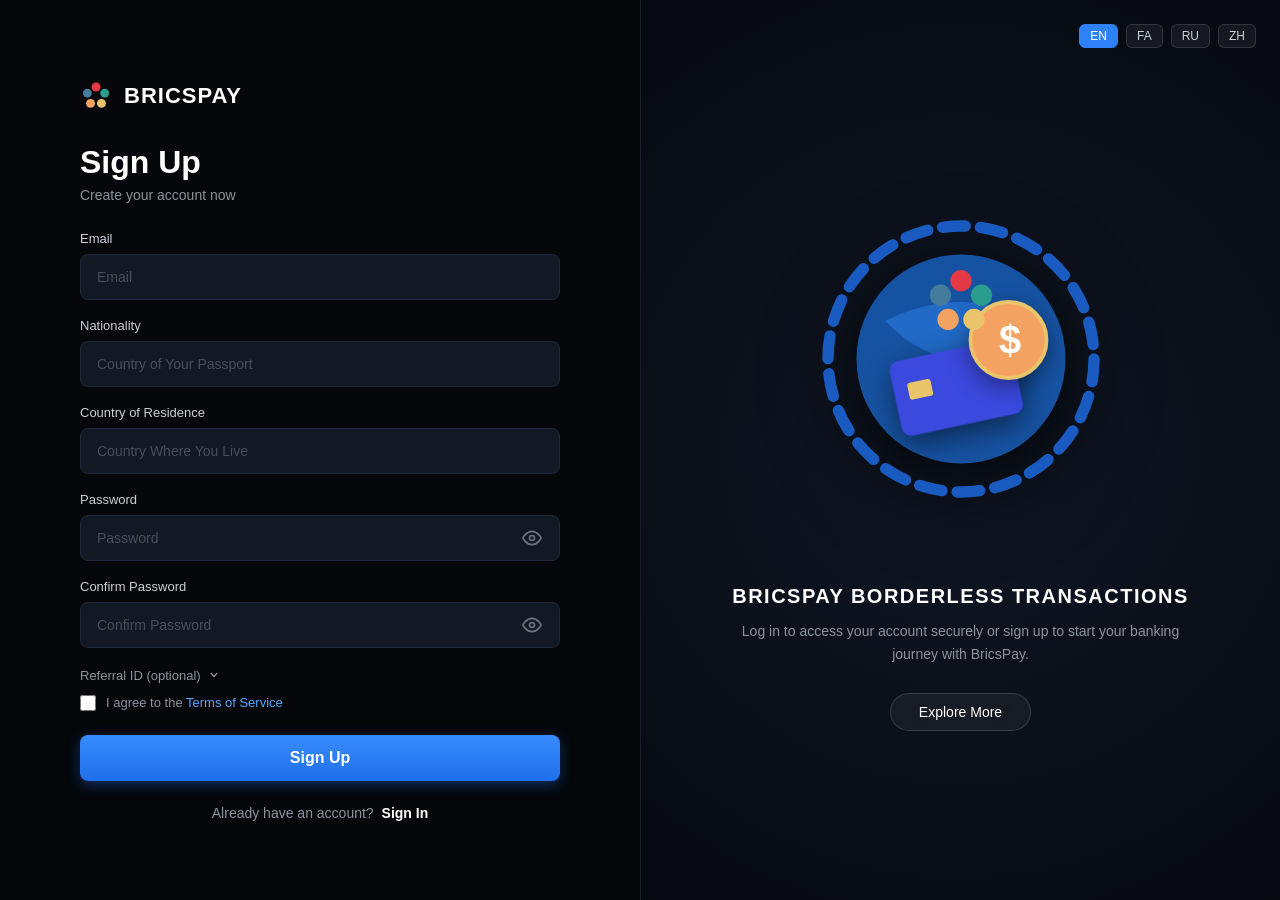
<file: internal/api/static/register.html>
<!DOCTYPE html>
<html lang="en" dir="ltr">
<head>
    <meta charset="UTF-8">
    <meta name="viewport" content="width=device-width, initial-scale=1.0">
    <title>Sign Up | BRICS PAY Borderless Transactions</title>
    <style>
        :root {
            --bg-body: #05070a;
            --bg-panel: #0b0f17;
            --bg-input: #121824;
            --border-input: #1e293b;
            --border-focus: #388bfd;
            --text-main: #ffffff;
            --text-muted: #8b949e;
            --btn-blue: #2f81f7;
            --btn-blue-hover: #1f6feb;
            --font-family: -apple-system, BlinkMacSystemFont, "Segoe UI", Roboto, Helvetica, Arial, sans-serif;
        }

        * {
            box-sizing: border-box;
            margin: 0;
            padding: 0;
            font-family: var(--font-family);
        }

        body {
            background-color: var(--bg-body);
            color: var(--text-main);
            min-height: 100vh;
            display: flex;
            align-items: center;
            justify-content: center;
        }

        .auth-container {
            display: flex;
            width: 100vw;
            min-height: 100vh;
            background-color: var(--bg-body);
        }

        /* ستون سمت چپ - فرم ثبت‌نام */
        .form-side {
            flex: 1.1;
            padding: 40px 80px;
            display: flex;
            flex-direction: column;
            justify-content: center;
            max-width: 640px;
            margin: 0 auto;
        }

        /* لوگوی بریکس */
        .brand-header {
            display: flex;
            align-items: center;
            gap: 12px;
            margin-bottom: 32px;
            cursor: pointer;
        }

        .brand-logo-svg {
            width: 32px;
            height: 32px;
        }

        .brand-title {
            font-size: 22px;
            font-weight: 800;
            letter-spacing: 1px;
            color: #ffffff;
        }

        .auth-title {
            font-size: 32px;
            font-weight: 700;
            margin-bottom: 6px;
        }

        .auth-subtitle {
            color: var(--text-muted);
            font-size: 14px;
            margin-bottom: 28px;
        }

        /* فیلدهای ورودی */
        .form-group {
            margin-bottom: 18px;
            position: relative;
        }

        .form-group label {
            display: block;
            font-size: 13px;
            font-weight: 500;
            color: #c9d1d9;
            margin-bottom: 8px;
        }

        .input-wrapper {
            position: relative;
            display: flex;
            align-items: center;
        }

        .form-control {
            width: 100%;
            background-color: var(--bg-input);
            border: 1px solid var(--border-input);
            border-radius: 8px;
            padding: 14px 16px;
            font-size: 14px;
            color: #ffffff;
            outline: none;
            transition: border-color 0.2s, box-shadow 0.2s;
        }

        .form-control:focus {
            border-color: var(--border-focus);
            box-shadow: 0 0 0 3px rgba(56, 139, 253, 0.15);
        }

        .form-control::placeholder {
            color: #484f58;
        }

        .toggle-password {
            position: absolute;
            right: 14px;
            background: none;
            border: none;
            cursor: pointer;
            color: #6e7681;
            display: flex;
            align-items: center;
            padding: 4px;
        }
        [dir="rtl"] .toggle-password {
            right: auto;
            left: 14px;
        }

        .toggle-password:hover {
            color: #ffffff;
        }

        /* بخش کد معرف */
        .referral-toggle {
            display: inline-flex;
            align-items: center;
            gap: 6px;
            color: var(--text-muted);
            font-size: 13px;
            cursor: pointer;
            margin-bottom: 12px;
            user-select: none;
        }

        .referral-box {
            display: none;
            margin-bottom: 16px;
        }

        .referral-box.active {
            display: block;
        }

        /* چک‌باکس قوانین */
        .terms-row {
            display: flex;
            align-items: center;
            gap: 10px;
            margin-bottom: 24px;
            font-size: 13px;
            color: var(--text-muted);
        }

        .terms-row input[type="checkbox"] {
            width: 16px;
            height: 16px;
            accent-color: var(--btn-blue);
            cursor: pointer;
        }

        .terms-row a {
            color: #58a6ff;
            text-decoration: none;
        }

        .terms-row a:hover {
            text-decoration: underline;
        }

        /* دکمه ثبت نام */
        .btn-submit {
            width: 100%;
            background: linear-gradient(180deg, #388bfd 0%, #1f6feb 100%);
            border: none;
            border-radius: 8px;
            padding: 14px;
            font-size: 16px;
            font-weight: 600;
            color: #ffffff;
            cursor: pointer;
            box-shadow: 0 4px 14px rgba(31, 111, 235, 0.4);
            transition: opacity 0.2s, transform 0.1s;
        }

        .btn-submit:hover {
            opacity: 0.95;
        }

        .btn-submit:active {
            transform: scale(0.99);
        }

        .footer-note {
            text-align: center;
            margin-top: 24px;
            font-size: 14px;
            color: var(--text-muted);
        }

        .footer-note a {
            color: #ffffff;
            font-weight: 600;
            text-decoration: none;
            margin-left: 4px;
        }

        .footer-note a:hover {
            text-decoration: underline;
        }

        /* ستون سمت راست - تصویر و انیمیشن ۳ بعدی */
        .hero-side {
            flex: 1.2;
            background: radial-gradient(circle at center, #101726 0%, #06090e 100%);
            border-left: 1px solid #161f30;
            display: flex;
            flex-direction: column;
            align-items: center;
            justify-content: center;
            padding: 40px;
            position: relative;
        }

        .hero-graphic {
            width: 380px;
            max-width: 90%;
            margin-bottom: 36px;
            filter: drop-shadow(0 20px 30px rgba(0,0,0,0.7));
        }

        .hero-title {
            font-size: 20px;
            font-weight: 800;
            letter-spacing: 1.5px;
            text-align: center;
            margin-bottom: 12px;
            color: #ffffff;
        }

        .hero-desc {
            color: var(--text-muted);
            font-size: 14px;
            text-align: center;
            max-width: 440px;
            line-height: 1.6;
            margin-bottom: 28px;
        }

        .btn-explore {
            background: rgba(255, 255, 255, 0.05);
            border: 1px solid rgba(255, 255, 255, 0.15);
            border-radius: 24px;
            padding: 10px 28px;
            color: #ffffff;
            font-size: 14px;
            font-weight: 500;
            cursor: pointer;
            backdrop-filter: blur(10px);
            transition: background 0.2s, border-color 0.2s;
        }

        .btn-explore:hover {
            background: rgba(255, 255, 255, 0.1);
            border-color: rgba(255, 255, 255, 0.3);
        }

        /* انتخاب زبان */
        .lang-picker {
            position: absolute;
            top: 24px;
            right: 24px;
            display: flex;
            gap: 8px;
            z-index: 10;
        }
        [dir="rtl"] .lang-picker {
            right: auto;
            left: 24px;
        }

        .lang-btn {
            background: rgba(255, 255, 255, 0.06);
            border: 1px solid rgba(255, 255, 255, 0.12);
            color: #c9d1d9;
            padding: 4px 10px;
            border-radius: 6px;
            font-size: 12px;
            cursor: pointer;
        }

        .lang-btn.active {
            background: var(--btn-blue);
            color: #ffffff;
            border-color: var(--btn-blue);
        }

        /* پیام‌ها و Toast */
        .toast {
            position: fixed;
            top: 24px;
            left: 50%;
            transform: translateX(-50%);
            padding: 12px 24px;
            border-radius: 8px;
            font-size: 14px;
            font-weight: 500;
            z-index: 999;
            display: none;
            box-shadow: 0 8px 24px rgba(0,0,0,0.5);
        }
        .toast.success { background: #238636; color: white; }
        .toast.error { background: #da3633; color: white; }

        @media (max-width: 900px) {
            .auth-container { flex-direction: column; }
            .hero-side { display: none; }
            .form-side { padding: 40px 24px; width: 100%; }
        }
    </style>
</head>
<body>

    <div id="toast" class="toast"></div>

    <div class="lang-picker">
        <button class="lang-btn active" onclick="setLanguage('en')">EN</button>
        <button class="lang-btn" onclick="setLanguage('fa')">FA</button>
        <button class="lang-btn" onclick="setLanguage('ru')">RU</button>
        <button class="lang-btn" onclick="setLanguage('zh')">ZH</button>
    </div>

    <div class="auth-container">
        <!-- ستون فرم -->
        <div class="form-side">
            <div class="brand-header" onclick="location.href='/'">
                <svg class="brand-logo-svg" viewBox="0 0 100 100">
                    <circle cx="50" cy="22" r="14" fill="#e63946" />
                    <circle cx="77" cy="41" r="14" fill="#2a9d8f" />
                    <circle cx="67" cy="73" r="14" fill="#e9c46a" />
                    <circle cx="33" cy="73" r="14" fill="#f4a261" />
                    <circle cx="23" cy="41" r="14" fill="#457b9d" />
                </svg>
                <span class="brand-title">BRICSPAY</span>
            </div>

            <h1 class="auth-title" id="txt-title">Sign Up</h1>
            <p class="auth-subtitle" id="txt-subtitle">Create your account now</p>

            <form id="registerForm" onsubmit="handleRegister(event)">
                <div class="form-group">
                    <label id="lbl-email">Email</label>
                    <div class="input-wrapper">
                        <input type="email" id="email" class="form-control" placeholder="Email" required>
                    </div>
                </div>

                <div class="form-group">
                    <label id="lbl-nationality">Nationality</label>
                    <div class="input-wrapper">
                        <input type="text" id="nationality" class="form-control" placeholder="Country of Your Passport" required>
                    </div>
                </div>

                <div class="form-group">
                    <label id="lbl-residence">Country of Residence</label>
                    <div class="input-wrapper">
                        <input type="text" id="residence" class="form-control" placeholder="Country Where You Live" required>
                    </div>
                </div>

                <div class="form-group">
                    <label id="lbl-password">Password</label>
                    <div class="input-wrapper">
                        <input type="password" id="password" class="form-control" placeholder="Password" minlength="8" required>
                        <button type="button" class="toggle-password" onclick="togglePass('password', this)">
                            <svg width="20" height="20" fill="none" stroke="currentColor" stroke-width="2" viewBox="0 0 24 24"><path d="M1 12s4-8 11-8 11 8 11 8-4 8-11 8-11-8-11-8z"/><circle cx="12" cy="12" r="3"/></svg>
                        </button>
                    </div>
                </div>

                <div class="form-group">
                    <label id="lbl-confirm-password">Confirm Password</label>
                    <div class="input-wrapper">
                        <input type="password" id="confirmPassword" class="form-control" placeholder="Confirm Password" minlength="8" required>
                        <button type="button" class="toggle-password" onclick="togglePass('confirmPassword', this)">
                            <svg width="20" height="20" fill="none" stroke="currentColor" stroke-width="2" viewBox="0 0 24 24"><path d="M1 12s4-8 11-8 11 8 11 8-4 8-11 8-11-8-11-8z"/><circle cx="12" cy="12" r="3"/></svg>
                        </button>
                    </div>
                </div>

                <div class="referral-toggle" onclick="toggleReferral()">
                    <span id="txt-referral">Referral ID (optional)</span>
                    <svg id="ref-arrow" width="14" height="14" fill="currentColor" viewBox="0 0 20 20"><path d="M5.293 7.293a1 1 0 011.414 0L10 10.586l3.293-3.293a1 1 0 111.414 1.414l-4 4a1 1 0 01-1.414 0l-4-4a1 1 0 010-1.414z"/></svg>
                </div>

                <div class="referral-box" id="referralBox">
                    <input type="text" id="referralId" class="form-control" placeholder="Referral Code">
                </div>

                <div class="terms-row">
                    <input type="checkbox" id="terms" required>
                    <label for="terms" id="txt-terms">I agree to the <a href="#">Terms of Service</a></label>
                </div>

                <button type="submit" class="btn-submit" id="btn-submit">Sign Up</button>
            </form>

            <div class="footer-note">
                <span id="txt-already">Already have an account?</span>
                <a href="/login" id="link-signin">Sign In</a>
            </div>
        </div>

        <!-- ستون گرافیک و معرفی -->
        <div class="hero-side">
            <svg class="hero-graphic" viewBox="0 0 400 400" fill="none">
                <!-- دایره‌های چرخان -->
                <circle cx="200" cy="200" r="140" stroke="#1f6feb" stroke-width="12" stroke-dasharray="24 16" stroke-linecap="round" opacity="0.8"/>
                <circle cx="200" cy="200" r="110" fill="#1652a2" />
                <path d="M 120 160 Q 200 120 280 160 Q 200 240 120 160" fill="#287be0" opacity="0.6"/>
                
                <!-- کارت اعتباری سه‌بعدی -->
                <rect x="130" y="190" width="130" height="80" rx="10" fill="#3b49df" transform="rotate(-12 195 230)" filter="drop-shadow(0 10px 15px rgba(0,0,0,0.5))"/>
                <rect x="145" y="215" width="25" height="18" rx="3" fill="#e9c46a" transform="rotate(-12 195 230)"/>
                
                <!-- سکه طلا دلار -->
                <circle cx="250" cy="180" r="40" fill="#f4a261" stroke="#e9c46a" stroke-width="4" filter="drop-shadow(0 8px 12px rgba(0,0,0,0.4))"/>
                <text x="240" y="195" font-family="Arial" font-size="42" font-weight="bold" fill="#ffffff">$</text>
                
                <!-- لوگوی مرکزی ۵ برگ بریکس -->
                <g transform="translate(160, 100) scale(0.8)">
                    <circle cx="50" cy="22" r="14" fill="#e63946" />
                    <circle cx="77" cy="41" r="14" fill="#2a9d8f" />
                    <circle cx="67" cy="73" r="14" fill="#e9c46a" />
                    <circle cx="33" cy="73" r="14" fill="#f4a261" />
                    <circle cx="23" cy="41" r="14" fill="#457b9d" />
                </g>
            </svg>

            <h2 class="hero-title" id="txt-hero-title">BRICSPAY BORDERLESS TRANSACTIONS</h2>
            <p class="hero-desc" id="txt-hero-desc">Log in to access your account securely or sign up to start your banking journey with BricsPay.</p>
            <button class="btn-explore" id="btn-explore">Explore More</button>
        </div>
    </div>

    <script>
        const translations = {
            en: {
                dir: 'ltr',
                title: 'Sign Up',
                subtitle: 'Create your account now',
                email: 'Email',
                nationality: 'Nationality',
                p_nationality: 'Country of Your Passport',
                residence: 'Country of Residence',
                p_residence: 'Country Where You Live',
                password: 'Password',
                confirmPassword: 'Confirm Password',
                referral: 'Referral ID (optional)',
                terms: 'I agree to the <a href="#">Terms of Service</a>',
                signup: 'Sign Up',
                already: 'Already have an account?',
                signin: 'Sign In',
                heroTitle: 'BRICSPAY BORDERLESS TRANSACTIONS',
                heroDesc: 'Log in to access your account securely or sign up to start your banking journey with BricsPay.',
                explore: 'Explore More'
            },
            fa: {
                dir: 'rtl',
                title: 'ثبت‌نام',
                subtitle: 'حساب تجاری خود را هم‌اکنون ایجاد کنید',
                email: 'پست الکترونیک',
                nationality: 'تابعیت',
                p_nationality: 'کشور صادرکننده پاسپورت',
                residence: 'کشور محل سکونت',
                p_residence: 'کشوری که در آن زندگی می‌کنید',
                password: 'کلمه عبور',
                confirmPassword: 'تکرار کلمه عبور',
                referral: 'شناسه معرف (اختیاری)',
                terms: 'تمامی <a href="#">شرایط و قوانین خدمات</a> را می‌پذیرم',
                signup: 'ایجاد حساب کاربری',
                already: 'قبلاً ثبت‌نام کرده‌اید؟',
                signin: 'ورود به درگاه',
                heroTitle: 'تراکنش‌های فرامرزی بریکس‌پی',
                heroDesc: 'برای دسترسی امن به حساب کاربری وارد شوید یا برای شروع تراکنش‌های مالی مستقل بین‌المللی ثبت‌نام کنید.',
                explore: 'اطلاعات بیشتر'
            },
            ru: {
                dir: 'ltr',
                title: 'Регистрация',
                subtitle: 'Создайте аккаунт прямо сейчас',
                email: 'Эл. почта',
                nationality: 'Гражданство',
                p_nationality: 'Страна вашего паспорта',
                residence: 'Страна проживания',
                p_residence: 'Страна, где вы живете',
                password: 'Пароль',
                confirmPassword: 'Подтвердите пароль',
                referral: 'Реферальный ID (необязательно)',
                terms: 'Я принимаю <a href="#">Условия обслуживания</a>',
                signup: 'Зарегистрироваться',
                already: 'Уже есть аккаунт?',
                signin: 'Войти',
                heroTitle: 'БЕЗГРАНИЧНЫЕ ТРАНЗАКЦИИ BRICSPAY',
                heroDesc: 'Войдите для безопасного доступа или зарегистрируйтесь, чтобы начать работу с BricsPay.',
                explore: 'Узнать больше'
            },
            zh: {
                dir: 'ltr',
                title: '注册',
                subtitle: '立即创建您的账户',
                email: '电子邮件',
                nationality: '国籍',
                p_nationality: '护照签发国',
                residence: '居住国家',
                p_residence: '您目前居住的国家',
                password: '密码',
                confirmPassword: '确认密码',
                referral: '推荐人 ID（可选）',
                terms: '我同意 <a href="#">服务条款</a>',
                signup: '注册',
                already: '已有账户？',
                signin: '登录',
                heroTitle: 'BRICSPAY 无国界结算网络',
                heroDesc: '安全登录以访问您的账户，或立即注册开启您的金砖国际支付旅程。',
                explore: '探索更多'
            }
        };

        function setLanguage(lang) {
            const t = translations[lang] || translations.en;
            document.documentElement.dir = t.dir;
            document.documentElement.lang = lang;

            document.querySelectorAll('.lang-btn').forEach(btn => {
                btn.classList.toggle('active', btn.innerText.toLowerCase() === lang);
            });

            document.getElementById('txt-title').innerText = t.title;
            document.getElementById('txt-subtitle').innerText = t.subtitle;
            document.getElementById('lbl-email').innerText = t.email;
            document.getElementById('lbl-nationality').innerText = t.nationality;
            document.getElementById('nationality').placeholder = t.p_nationality;
            document.getElementById('lbl-residence').innerText = t.residence;
            document.getElementById('residence').placeholder = t.p_residence;
            document.getElementById('lbl-password').innerText = t.password;
            document.getElementById('lbl-confirm-password').innerText = t.confirmPassword;
            document.getElementById('txt-referral').innerText = t.referral;
            document.getElementById('txt-terms').innerHTML = t.terms;
            document.getElementById('btn-submit').innerText = t.signup;
            document.getElementById('txt-already').innerText = t.already;
            document.getElementById('link-signin').innerText = t.signin;
            document.getElementById('txt-hero-title').innerText = t.heroTitle;
            document.getElementById('txt-hero-desc').innerText = t.heroDesc;
            document.getElementById('btn-explore').innerText = t.explore;
        }

        function togglePass(id, btn) {
            const input = document.getElementById(id);
            if (input.type === 'password') {
                input.type = 'text';
                btn.style.color = '#388bfd';
            } else {
                input.type = 'password';
                btn.style.color = '#6e7681';
            }
        }

        function toggleReferral() {
            const box = document.getElementById('referralBox');
            box.classList.toggle('active');
        }

        function showToast(msg, type = 'success') {
            const toast = document.getElementById('toast');
            toast.innerText = msg;
            toast.className = `toast ${type}`;
            toast.style.display = 'block';
            setTimeout(() => { toast.style.display = 'none'; }, 4000);
        }

        async function handleRegister(e) {
            e.preventDefault();

            const email = document.getElementById('email').value.trim();
            const nationality = document.getElementById('nationality').value.trim();
            const residence = document.getElementById('residence').value.trim();
            const password = document.getElementById('password').value;
            const confirmPassword = document.getElementById('confirmPassword').value;
            const referralId = document.getElementById('referralId').value.trim();

            if (password !== confirmPassword) {
                showToast('Passwords do not match.', 'error');
                return;
            }

            const payload = {
                email: email,
                password: password,
                legal_name: nationality + " - " + residence,
                jurisdiction: residence,
                nationality: nationality,
                residence: residence,
                referral_id: referralId
            };

            const submitBtn = document.getElementById('btn-submit');
            submitBtn.disabled = true;
            submitBtn.innerText = 'Processing...';

                    try {
            const res = await fetch('/api/v1/auth/register', {
                method: 'POST',
                headers: {
                    'Content-Type': 'application/json',
                    'Accept': 'application/json'
                },
                body: JSON.stringify(payload)
            });

            const rawText = await res.text();
            let data = {};
            try {
                data = rawText ? JSON.parse(rawText) : {};
            } catch (_) {
                throw new Error(`Server response error (${res.status}): ${rawText.slice(0, 120)}`);
            }

            if (!res.ok) {
                throw new Error(data.error || data.message || `Registration failed with status ${res.status}`);
            }

            showToast('Registration successful! Redirecting to login...', 'success');
            setTimeout(() => {
window.location.href = '/settings/id_verification';
            }, 1500);
        } catch (err) {
            showToast(err.message || 'An error occurred during registration. Please try again.', 'error');
        } finally {
            submitBtn.disabled = false;
            submitBtn.textContent = 'Sign Up';
        }
    }

    // expose handlers globally
    window.setLanguage = setLanguage;
    window.togglePass = togglePass;
    window.toggleReferral = toggleReferral;
    window.handleRegister = handleRegister;
    window.showToast = showToast;
    </script>
</body>
</html>
</file>
